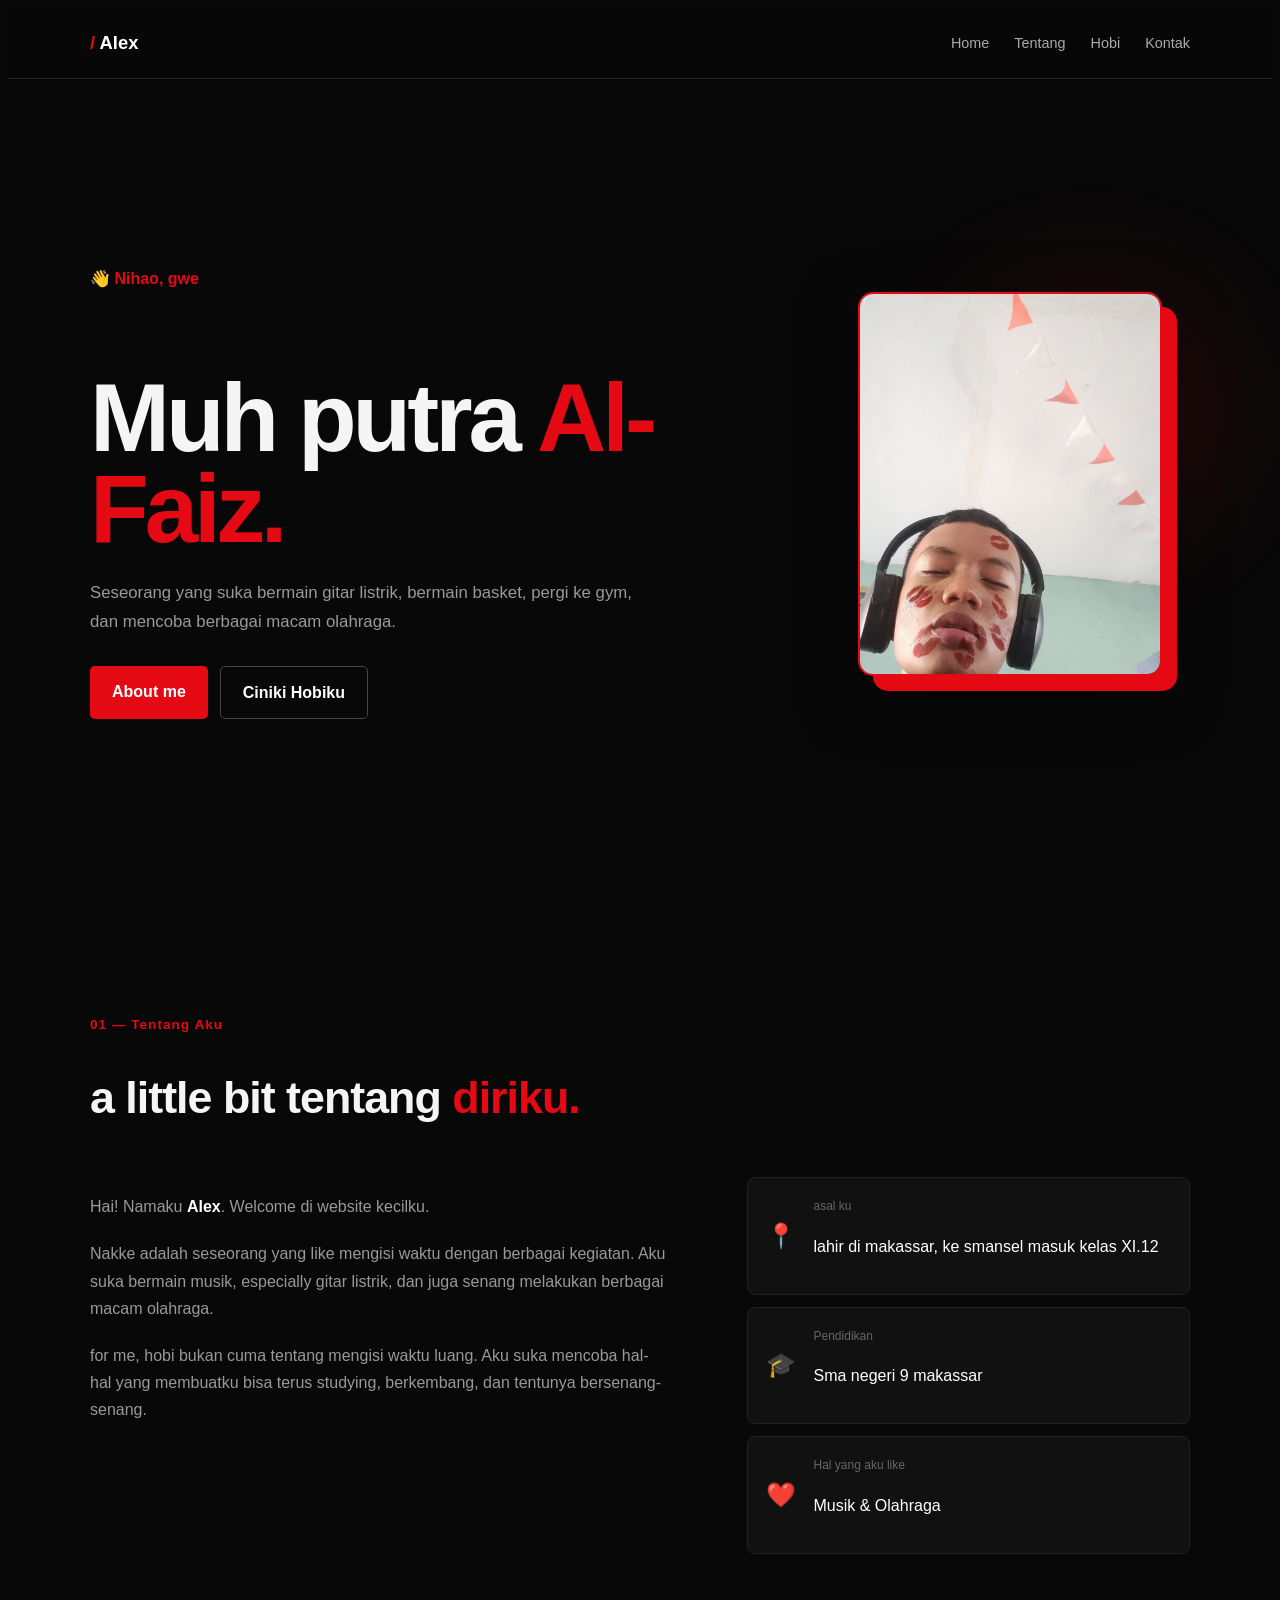
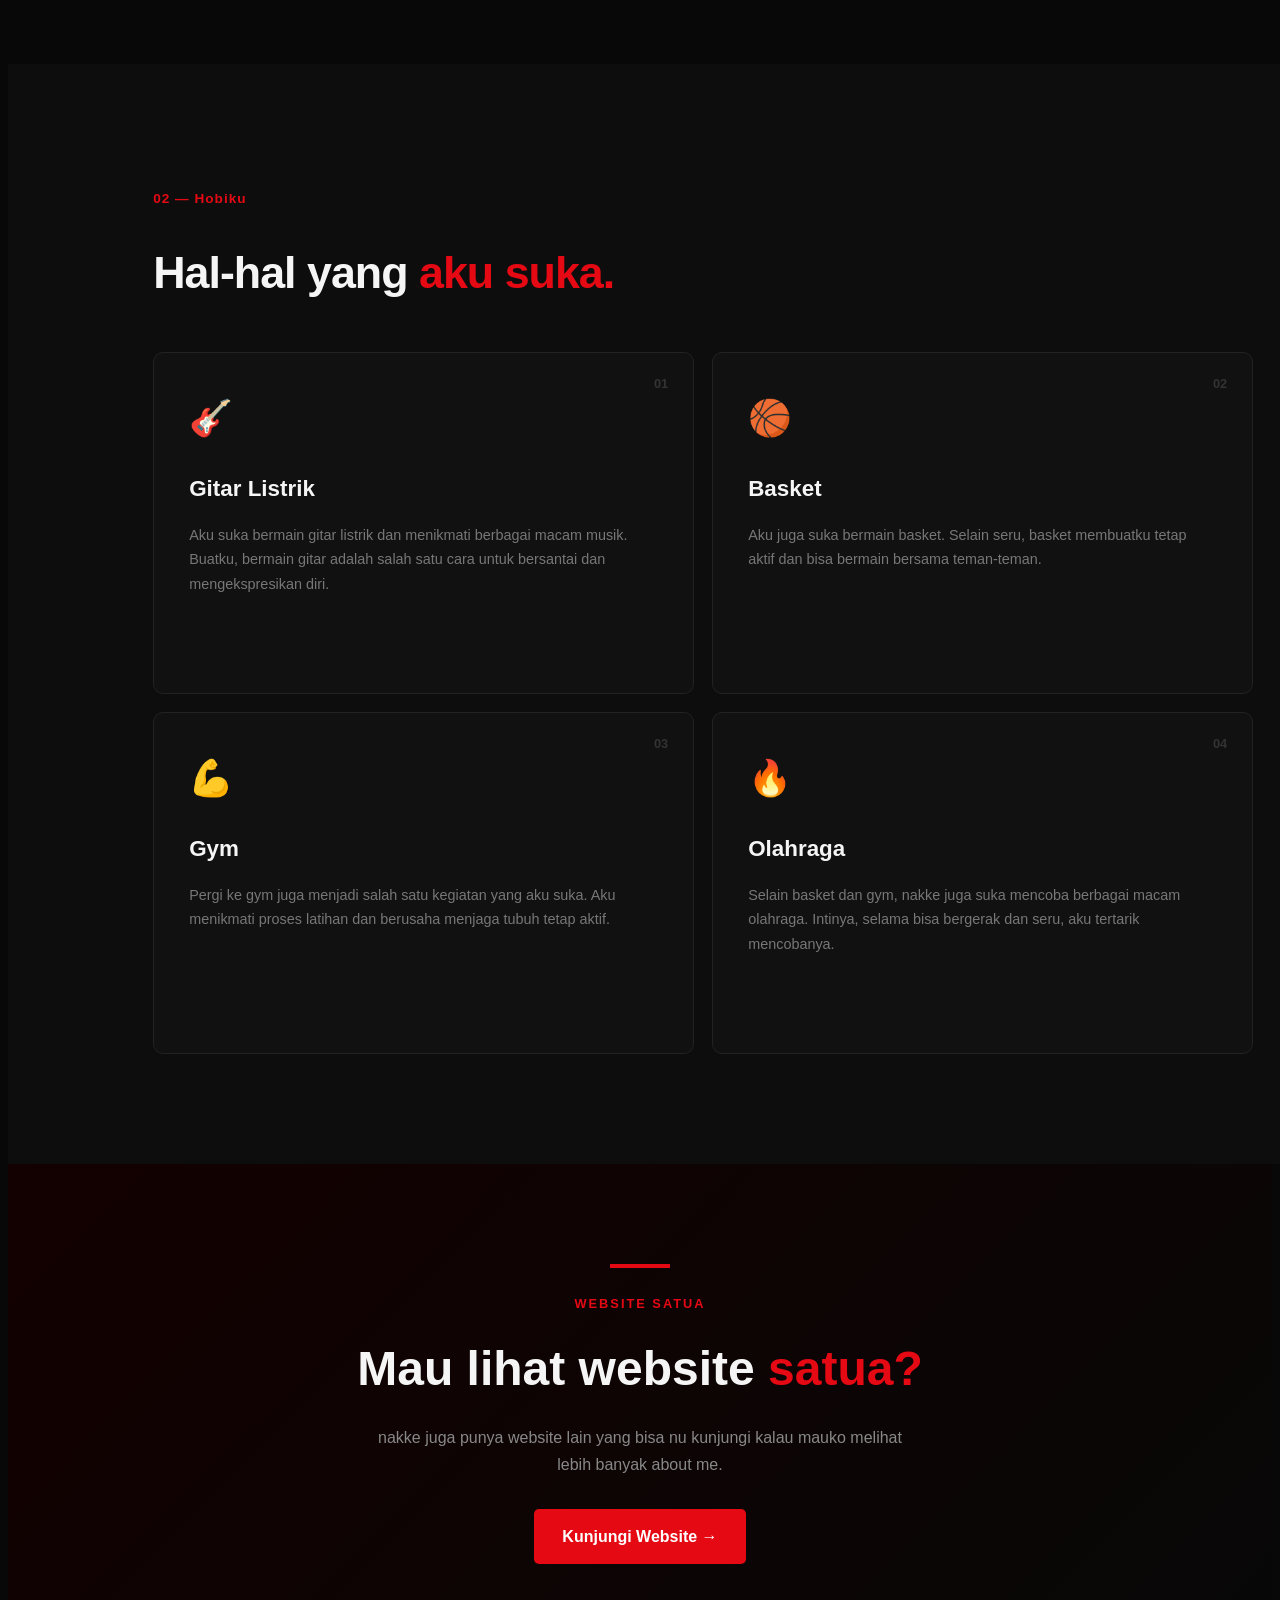
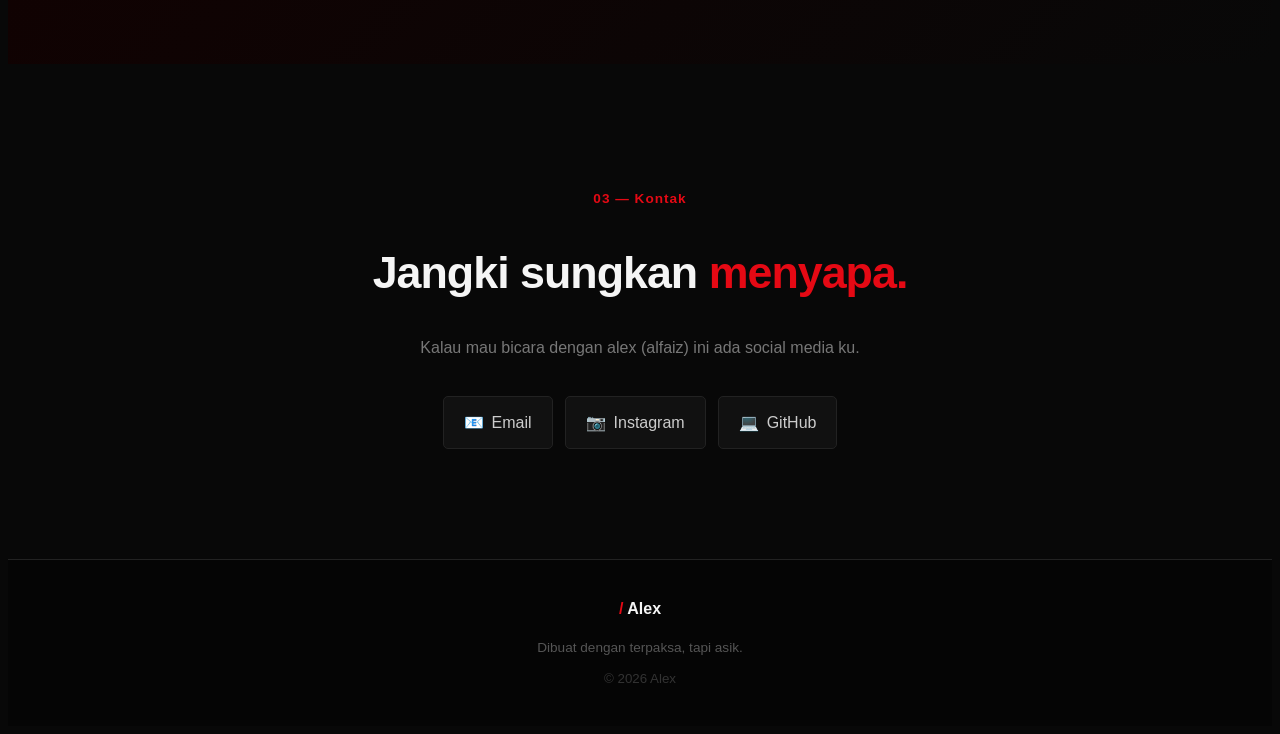
<file: index2.html>
<!DOCTYPE html>
<html lang="id">
<head>
    <meta charset="UTF-8">
    <meta name="viewport" content="width=device-width, initial-scale=1.0">

    <title>Who is Alex? | Alex</title>

    <link rel="stylesheet" href="style.css">
</head>

<body>

 
    <header>
        <nav class="navbar">

            <div class="logo">
                <span>/</span> Alex
            </div>

            <ul class="nav-links">
                <li><a href="#home">Home</a></li>
                <li><a href="#tentang">Tentang</a></li>
                <li><a href="#hobi">Hobi</a></li>
                <li><a href="#kontak">Kontak</a></li>
            </ul>

        </nav>
    </header>


   
    <section id="home" class="hero">

        <div class="hero-text">

            <p class="hello">
                👋 Nihao, gwe
            </p>

            <h1>
                Muh putra <span>Al-Faiz.</span>
            </h1>

            <p class="description">
                Seseorang yang suka bermain gitar listrik,
                bermain basket, pergi ke gym, dan mencoba
                berbagai macam olahraga.
            </p>

            <div class="buttons">

                <a href="#tentang" class="button primary">
                    About me
                </a>

                <a href="#hobi" class="button secondary">
                    Ciniki Hobiku
                </a>

            </div>

        </div>


        
        <div class="hero-image">

            <div class="red-circle"></div>

            <div class="image-container">

         
                <img
                    src="WhatsApp Image 2026-09-22 at 08.43.12.jpeg"
                    alt="daniel caesar"
                >

            </div>

        </div>

    </section>


   
    <section id="tentang" class="section">

        <div class="section-heading">

            <p>01 — Tentang Aku</p>

            <h2>
                 a little bit tentang
                <span>diriku.</span>
            </h2>

        </div>


        <div class="about-grid">

            <div class="about-text">

                <p>
                    Hai! Namaku <strong>Alex</strong>.
                    Welcome di website kecilku.
                </p>

                <p>
                    Nakke adalah seseorang yang like mengisi
                    waktu dengan berbagai kegiatan. Aku suka
                    bermain musik, especially gitar listrik,
                    dan juga senang melakukan berbagai macam
                    olahraga.
                </p>

                <p>
                    for me, hobi bukan cuma tentang mengisi
                    waktu luang. Aku suka mencoba hal-hal
                    yang membuatku bisa terus studying,
                    berkembang, dan tentunya bersenang-senang.
                </p>

            </div>


            <div class="quick-info">

                <div class="info">

                    <span>📍</span>

                    <div>
                        <small>asal ku</small>
                        <p>lahir di makassar, ke smansel masuk kelas XI.12</p>
                    </div>

                </div>


                <div class="info">

                    <span>🎓</span>

                    <div>
                        <small>Pendidikan</small>
                        <p>Sma negeri 9 makassar</p>
                    </div>

                </div>


                <div class="info">

                    <span>❤️</span>

                    <div>
                        <small>Hal yang aku like</small>
                        <p>Musik & Olahraga</p>
                    </div>

                </div>

            </div>

        </div>

    </section>


   
    <section id="hobi" class="section dark-section">

        <div class="section-heading">

            <p>02 — Hobiku</p>

            <h2>
                Hal-hal yang
                <span>aku suka.</span>
            </h2>

        </div>


        <div class="interest-grid">


            <!-- GITAR -->

            <div class="interest-card">

                <span class="number">01</span>

                <div class="icon">🎸</div>

                <h3>Gitar Listrik</h3>

                <p>
                    Aku suka bermain gitar listrik dan
                    menikmati berbagai macam musik.
                    Buatku, bermain gitar adalah salah
                    satu cara untuk bersantai dan
                    mengekspresikan diri.
                </p>

            </div>


            <!-- BASKET -->

            <div class="interest-card">

                <span class="number">02</span>

                <div class="icon">🏀</div>

                <h3>Basket</h3>

                <p>
                    Aku juga suka bermain basket.
                    Selain seru, basket membuatku tetap
                    aktif dan bisa bermain bersama
                    teman-teman.
                </p>

            </div>


            <!-- GYM -->

            <div class="interest-card">

                <span class="number">03</span>

                <div class="icon">💪</div>

                <h3>Gym</h3>

                <p>
                    Pergi ke gym juga menjadi salah satu
                    kegiatan yang aku suka. Aku menikmati
                    proses latihan dan berusaha menjaga
                    tubuh tetap aktif.
                </p>

            </div>


            <!-- OLAHRAGA -->

            <div class="interest-card">

                <span class="number">04</span>

                <div class="icon">🔥</div>

                <h3>Olahraga</h3>

                <p>
                    Selain basket dan gym, nakke juga suka
                    mencoba berbagai macam olahraga.
                    Intinya, selama bisa bergerak dan
                    seru, aku tertarik mencobanya.
                </p>

            </div>


        </div>

    </section>


    
    <section class="other-website">

        <div class="red-line"></div>

        <p class="section-label">
            WEBSITE SATUA
        </p>

        <h2>
            Mau lihat website
            <span>satua?</span>
        </h2>

        <p>
            nakke juga punya website lain yang bisa
            nu kunjungi kalau mauko melihat
            lebih banyak about me.
        </p>


                <a
            href="https://"""
            target="_blank"
            class="big-button"
        >
            Kunjungi Website →
        </a>

    </section>


   
    <section id="kontak" class="section contact-section">

        <div class="section-heading">

            <p>03 — Kontak</p>

            <h2>
                Jangki sungkan
                <span>menyapa.</span>
            </h2>

        </div>


        <p class="contact-description">
            Kalau mau bicara dengan alex (alfaiz) ini ada social media ku.
        </p>


        <div class="social-links">

            <a href="mailto:chiovcis@gmail.com">
                <span>📧</span>
                Email
            </a>

            <a
                href="https://instagram.com/@alexxkeju"
                target="_blank"
            >
                <span>📷</span>
                Instagram
            </a>

            <a
                href="https://https://muhammadputraalfaiz9-byte.github.io/website-alexxxx/"
                target="_blank"
            >
                <span>💻</span>
                GitHub
            </a>

        </div>

    </section>


      <footer>

        <div class="footer-logo">
            <span>/</span> Alex
        </div>

        <p>
            Dibuat dengan terpaksa, tapi asik.
        </p>

        <small>
            © 2026 Alex
        </small>

    </footer>


</body>
</html>
</file>
<file: style.css>
{
    margin: 0;
    padding: 0;
    box-sizing: border-box;
}

html {
    scroll-behavior: smooth;
}

body {
    font-family: Arial, Helvetica, sans-serif;
    background: #080808;
    color: #f5f5f5;
    line-height: 1.7;
}

::selection {
    background: #e50914;
    color: white;
}


header {
    position: sticky;
    top: 0;
    z-index: 999;

    background: rgba(8, 8, 8, 0.92);

    backdrop-filter: blur(12px);

    border-bottom: 1px solid #222;
}

.navbar {
    width: 90%;
    max-width: 1100px;

    min-height: 70px;

    margin: auto;

    display: flex;
    align-items: center;
    justify-content: space-between;
}

.logo {
    font-size: 1.15rem;
    font-weight: bold;
    color: white;
}

.logo span,
.footer-logo span {
    color: #e50914;
}

.nav-links {
    display: flex;
    gap: 25px;
    list-style: none;
}

.nav-links a {
    color: #aaa;
    text-decoration: none;

    font-size: 0.9rem;

    transition: 0.3s;
}

.nav-links a:hover {
    color: #e50914;
}


.hero {
    width: 90%;
    max-width: 1100px;

    min-height: 90vh;

    margin: auto;

    display: flex;

    align-items: center;

    justify-content: space-between;

    gap: 60px;
}

.hero-text {
    flex: 1;
}

.hello {
    color: #e50914;

    font-weight: bold;

    margin-bottom: 10px;
}

.hero h1 {
    font-size: clamp(3.5rem, 8vw, 6rem);

    line-height: 0.95;

    margin-bottom: 25px;

    letter-spacing: -4px;
}

.hero h1 span {
    color: #e50914;
}

.description {
    max-width: 550px;

    color: #999;

    font-size: 1.05rem;

    margin-bottom: 30px;
}


.buttons {
    display: flex;

    gap: 12px;

    flex-wrap: wrap;
}

.button {
    display: inline-block;

    padding: 12px 22px;

    border-radius: 5px;

    text-decoration: none;

    font-weight: bold;

    transition: 0.3s;
}

.primary {
    background: #e50914;
    color: white;
}

.primary:hover {
    background: #ff1a25;

    transform: translateY(-3px);

    box-shadow:
        0 10px 30px rgba(229, 9, 20, 0.25);
}

.secondary {
    border: 1px solid #444;

    color: white;
}

.secondary:hover {
    border-color: #e50914;

    color: #e50914;
}


.hero-image {
    position: relative;

    flex: 0 0 360px;

    display: flex;

    justify-content: center;

    align-items: center;
}

.image-container {
    position: relative;

    width: 300px;
    height: 380px;

    overflow: hidden;

    border-radius: 15px;

    border: 2px solid #e50914;

    background: #151515;

    box-shadow:
        15px 15px 0 #e50914,
        0 20px 60px rgba(0, 0, 0, 0.5);

    z-index: 2;
}

.image-container img {
    width: 100%;
    height: 100%;

    object-fit: cover;

    display: block;
}

.red-circle {
    position: absolute;

    width: 200px;
    height: 200px;

    background: #e50914;

    border-radius: 50%;

    filter: blur(70px);

    opacity: 0.25;

    top: 20px;
    right: 0;

    z-index: 1;
}


.section {
    width: 90%;
    max-width: 1100px;

    margin: auto;

    padding: 110px 0;
}

.section-heading {
    margin-bottom: 55px;
}

.section-heading p {
    color: #e50914;

    font-size: 0.85rem;

    font-weight: bold;

    letter-spacing: 1px;

    margin-bottom: 8px;
}

.section-heading h2 {
    font-size: 2.8rem;

    line-height: 1.1;

    letter-spacing: -1px;
}

.section-heading h2 span {
    color: #e50914;
}


.about-grid {
    display: grid;

    grid-template-columns: 1.3fr 1fr;

    gap: 80px;
}

.about-text p {
    color: #999;

    margin-bottom: 20px;

    font-size: 1rem;
}

.about-text strong {
    color: white;
}



.quick-info {
    display: flex;

    flex-direction: column;

    gap: 12px;
}

.info {
    display: flex;

    align-items: center;

    gap: 18px;

    padding: 18px;

    background: #111;

    border: 1px solid #222;

    border-radius: 8px;

    transition: 0.3s;
}

.info:hover {
    border-color: #e50914;

    transform: translateX(5px);
}

.info > span {
    font-size: 1.5rem;
}

.info small {
    color: #666;

    display: block;

    font-size: 0.75rem;
}

.info p {
    color: white;
}


.dark-section {
    width: 100%;

    max-width: none;

    padding-left: 5%;
    padding-right: 5%;

    background: #0d0d0d;
}

.dark-section .section-heading,
.dark-section .interest-grid {
    max-width: 1100px;

    margin-left: auto;
    margin-right: auto;
}

.interest-grid {
    display: grid;

    grid-template-columns:
        repeat(2, 1fr);

    gap: 18px;
}

.interest-card {
    position: relative;

    padding: 35px;

    min-height: 270px;

    background: #111;

    border: 1px solid #222;

    border-radius: 10px;

    overflow: hidden;

    transition: 0.3s;
}

.interest-card:hover {
    border-color: #e50914;

    transform: translateY(-5px);

    box-shadow:
        0 15px 40px rgba(229, 9, 20, 0.08);
}

.number {
    position: absolute;

    top: 20px;
    right: 25px;

    color: #333;

    font-size: 0.8rem;

    font-weight: bold;
}

.icon {
    font-size: 2.2rem;

    margin-bottom: 20px;
}

.interest-card h3 {
    font-size: 1.4rem;

    margin-bottom: 10px;
}

.interest-card p {
    color: #777;

    font-size: 0.9rem;

    max-width: 450px;
}


.other-website {
    position: relative;

    padding: 100px 20px;

    text-align: center;

    overflow: hidden;

    background:
        linear-gradient(
            135deg,
            #130000,
            #080808
        );
}

.red-line {
    width: 60px;
    height: 4px;

    background: #e50914;

    margin: 0 auto 25px;
}

.section-label {
    color: #e50914;

    font-size: 0.8rem;

    font-weight: bold;

    letter-spacing: 2px;
}

.other-website h2 {
    font-size: 3rem;

    margin: 10px 0 15px;
}

.other-website h2 span {
    color: #e50914;
}

.other-website > p:not(.section-label) {
    max-width: 550px;

    margin: 0 auto 30px;

    color: #888;
}

.big-button {
    display: inline-block;

    padding: 14px 28px;

    background: #e50914;

    color: white;

    text-decoration: none;

    border-radius: 5px;

    font-weight: bold;

    transition: 0.3s;
}

.big-button:hover {
    background: #ff1a25;

    transform: translateY(-3px);

    box-shadow:
        0 15px 40px rgba(229, 9, 20, 0.25);
}


.contact-section {
    text-align: center;
}

.contact-section .section-heading {
    margin-bottom: 20px;
}

.contact-description {
    color: #777;

    max-width: 500px;

    margin: 0 auto 35px;
}

.social-links {
    display: flex;

    justify-content: center;

    flex-wrap: wrap;

    gap: 12px;
}

.social-links a {
    display: flex;

    align-items: center;

    gap: 8px;

    padding: 12px 20px;

    color: #ccc;

    text-decoration: none;

    background: #111;

    border: 1px solid #222;

    border-radius: 5px;

    transition: 0.3s;
}

.social-links a:hover {
    color: white;

    border-color: #e50914;

    background: #160000;
}


footer {
    padding: 35px 20px;

    text-align: center;

    border-top: 1px solid #222;

    background: #050505;
}

.footer-logo {
    font-weight: bold;

    margin-bottom: 8px;
}

footer p {
    color: #555;

    font-size: 0.85rem;

    margin-bottom: 5px;
}

footer small {
    color: #333;
}


@media (max-width: 800px) {

    .navbar {
        flex-direction: column;

        gap: 10px;

        padding: 15px 0;
    }

    .nav-links {
        gap: 15px;

        flex-wrap: wrap;

        justify-content: center;
    }


    .hero {
        min-height: auto;

        padding: 80px 0;

        flex-direction: column-reverse;

        text-align: center;
    }

    .hero-image {
        flex: none;
    }

    .hero h1 {
        letter-spacing: -2px;
    }

    .description {
        margin-left: auto;
        margin-right: auto;
    }

    .buttons {
        justify-content: center;
    }


    .about-grid {
        grid-template-columns: 1fr;

        gap: 40px;
    }


    .interest-grid {
        grid-template-columns: 1fr;
    }


    .section-heading h2 {
        font-size: 2.2rem;
    }


    .other-website h2 {
        font-size: 2.2rem;
    }

}


@media (max-width: 450px) {

    .hero {
        padding-top: 60px;
    }

    .hero h1 {
        font-size: 3.2rem;
    }

    .image-container {
        width: 250px;
        height: 320px;
    }

    .hero-image {
        margin-bottom: 20px;
    }

    .section {
        padding: 80px 0;
    }

    .nav-links {
        font-size: 0.8rem;

        gap: 10px;
    }

}
</file>
